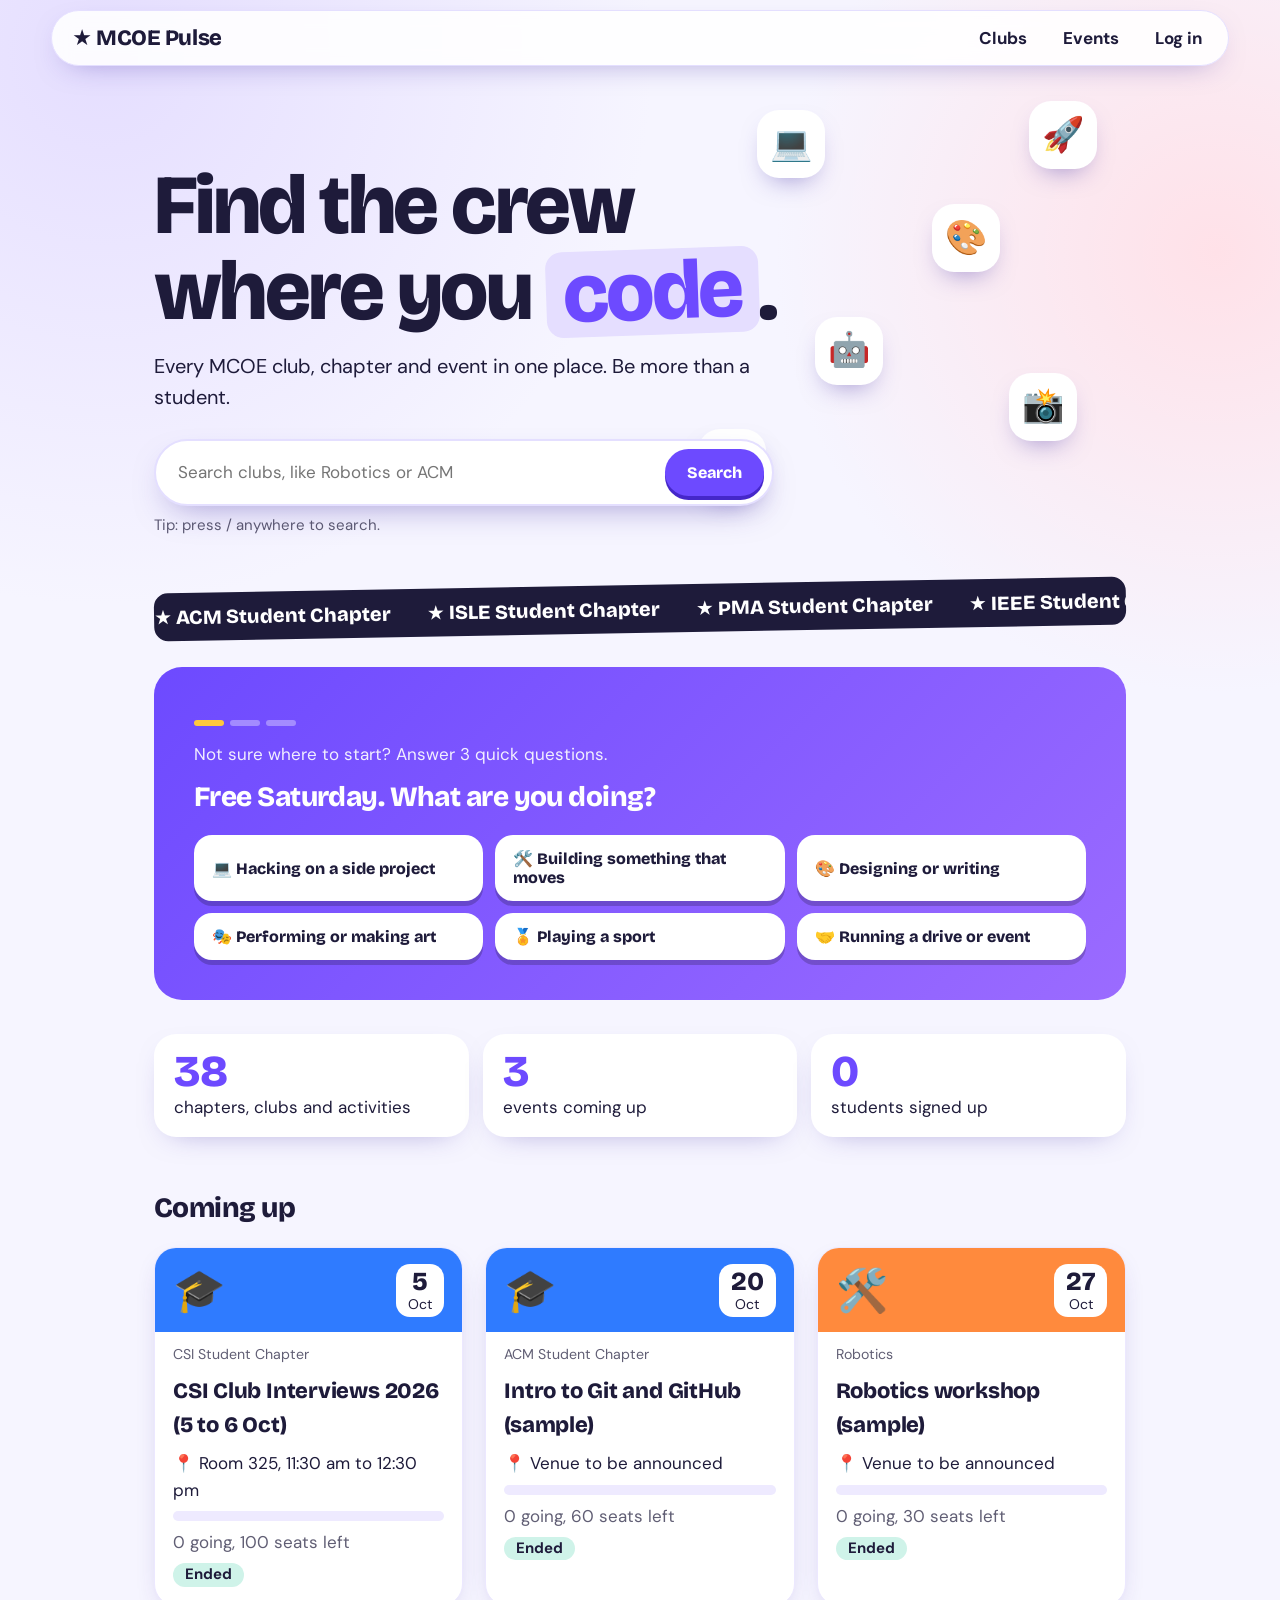
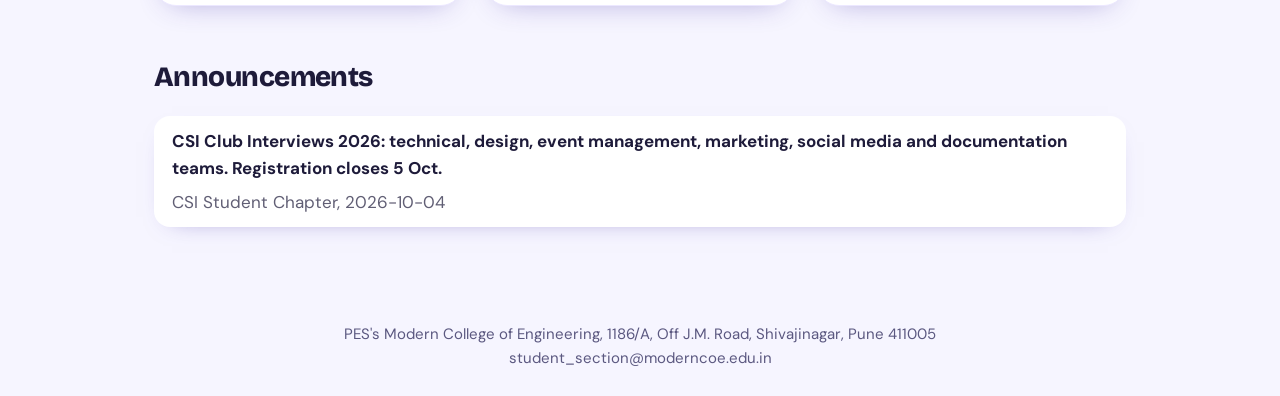
<file: index.html>
<!doctype html>
<html lang="en"><head><meta charset="utf-8"><meta name="viewport" content="width=device-width,initial-scale=1">
<title>Home | MCOE Pulse</title><meta name="description" content="Every MCOE club, chapter and event in one place."><meta name="theme-color" content="#F6F5FF">
<link href="https://fonts.googleapis.com/css2?family=Bricolage+Grotesque:wght@700;800&family=DM+Sans:wght@400;500;700&display=swap" rel="stylesheet">
<link rel="stylesheet" href="style.css"></head>
<body data-p="home"><a class="skip" href="#m">Skip to content</a><header id="nav"></header><main id="m" tabindex="-1"></main>
<footer>PES's Modern College of Engineering, 1186/A, Off J.M. Road, Shivajinagar, Pune 411005<br>student_section@moderncoe.edu.in</footer>
<script src="app.js"></script></body></html>
</file>
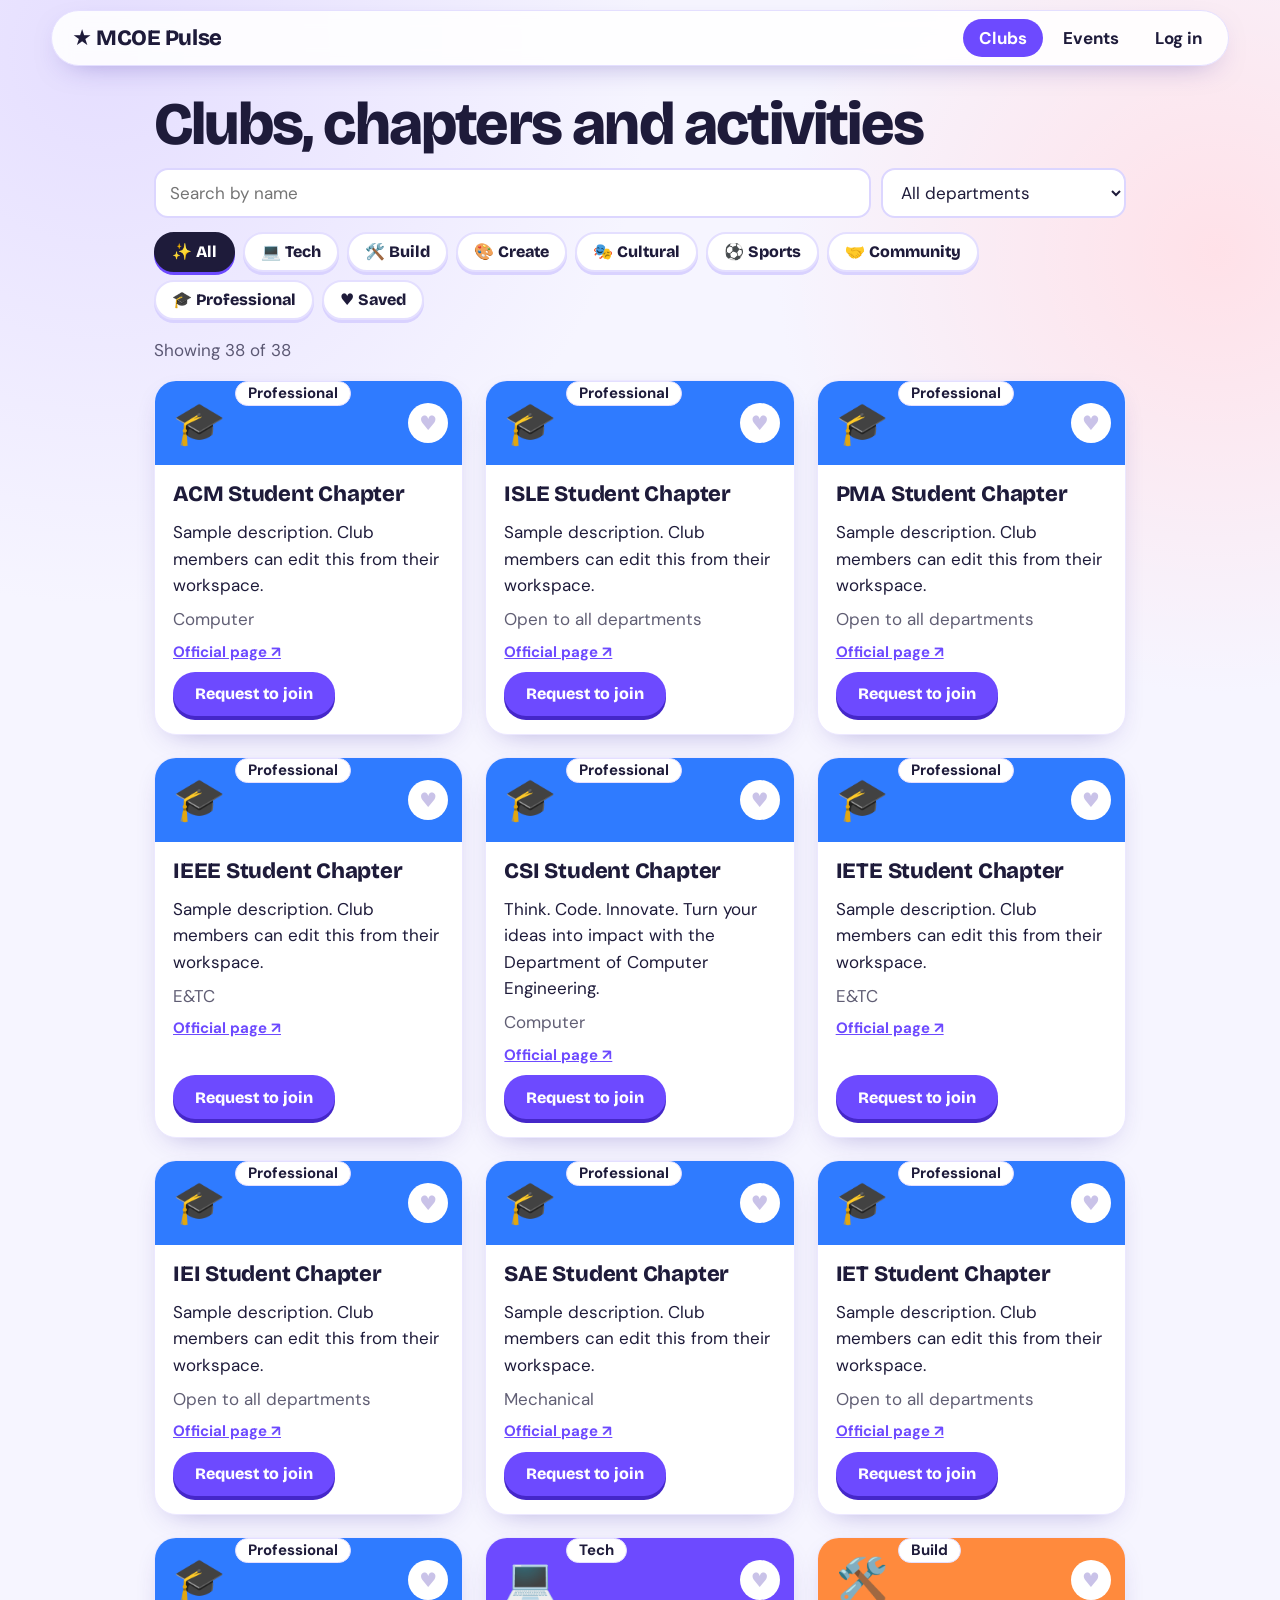
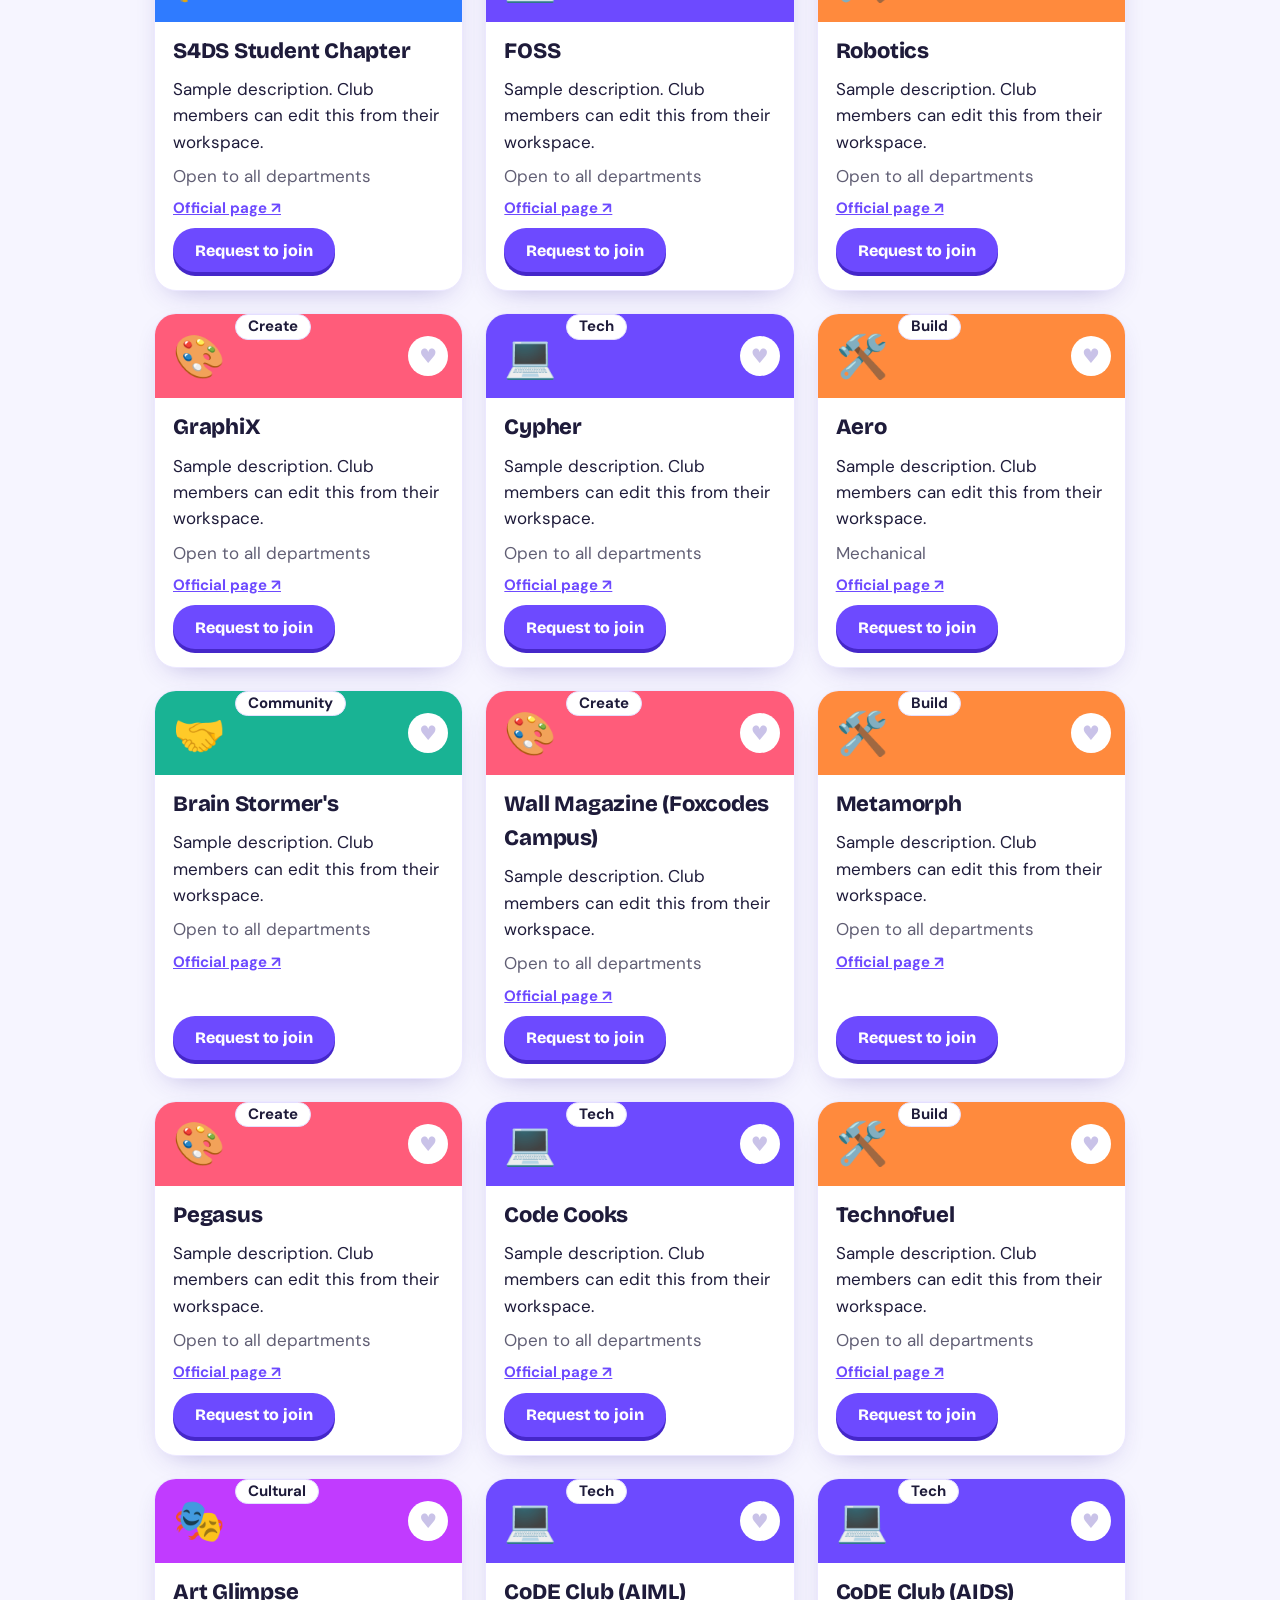
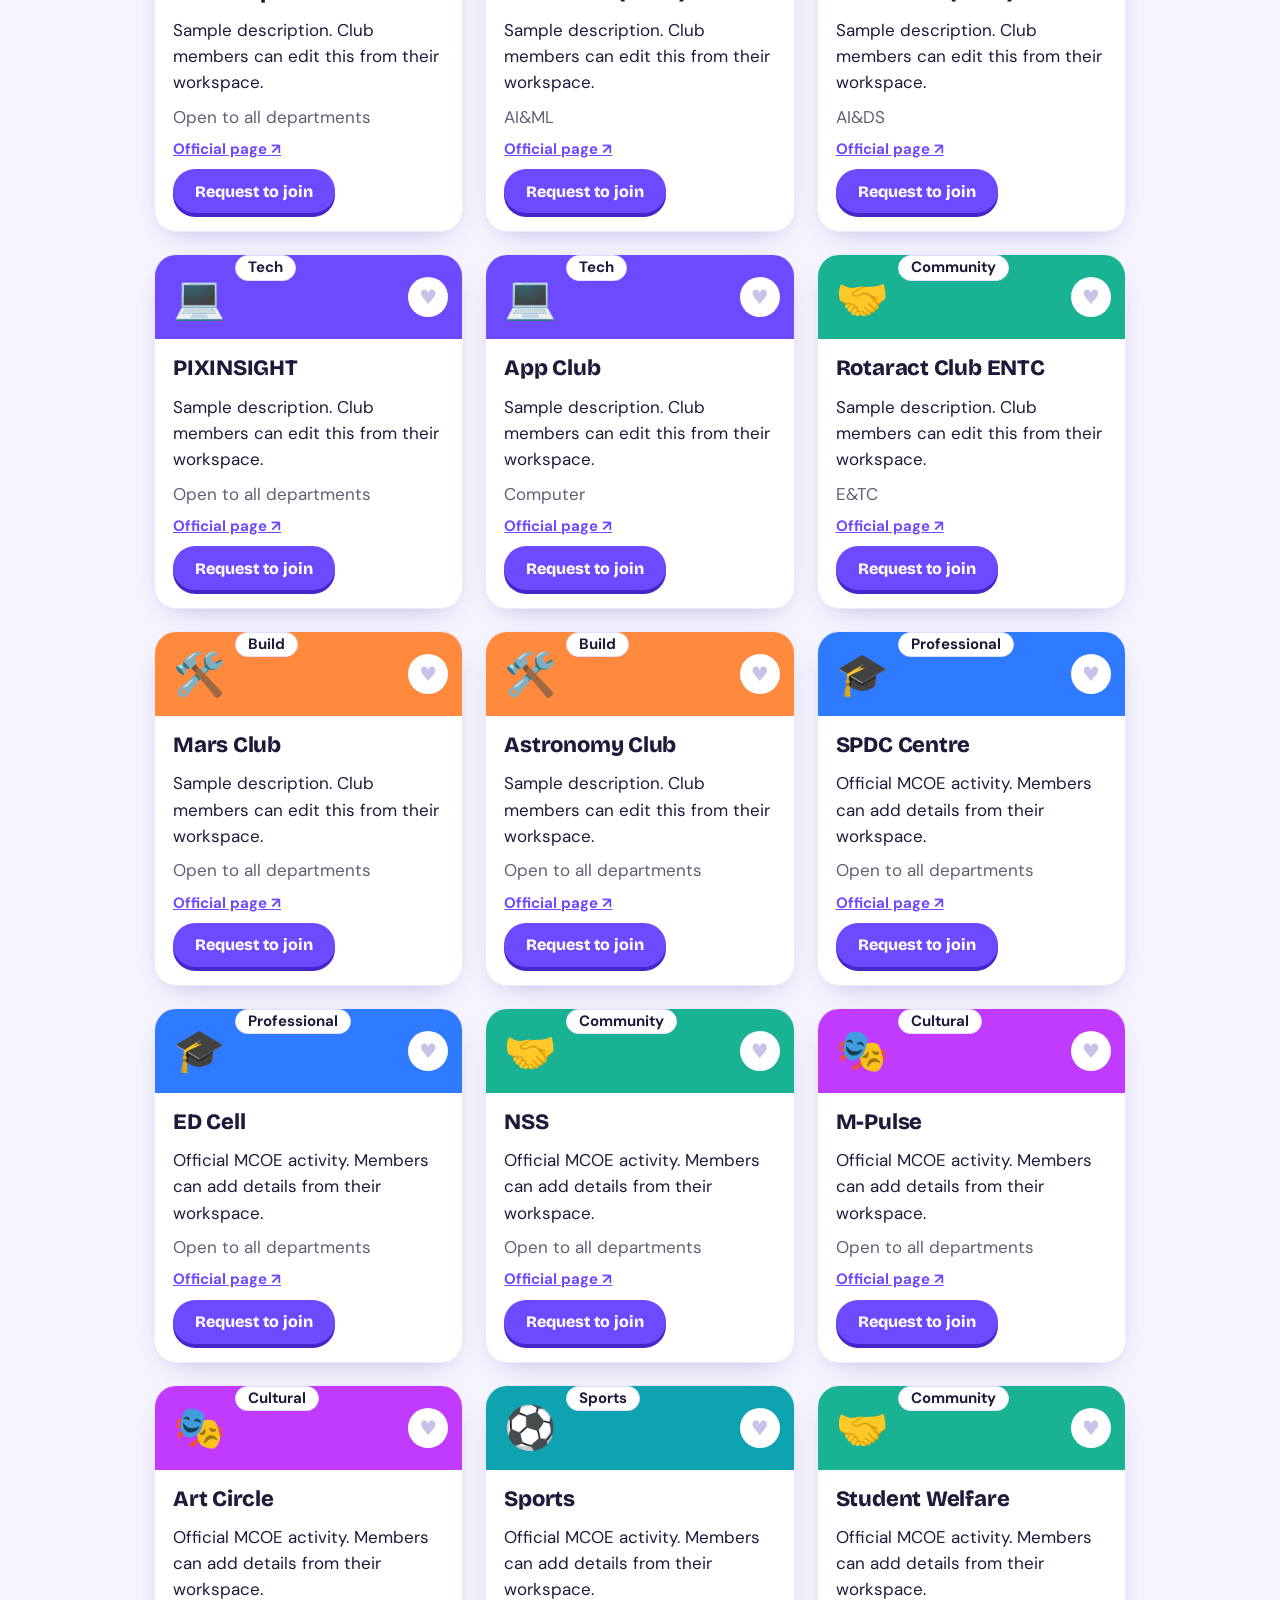
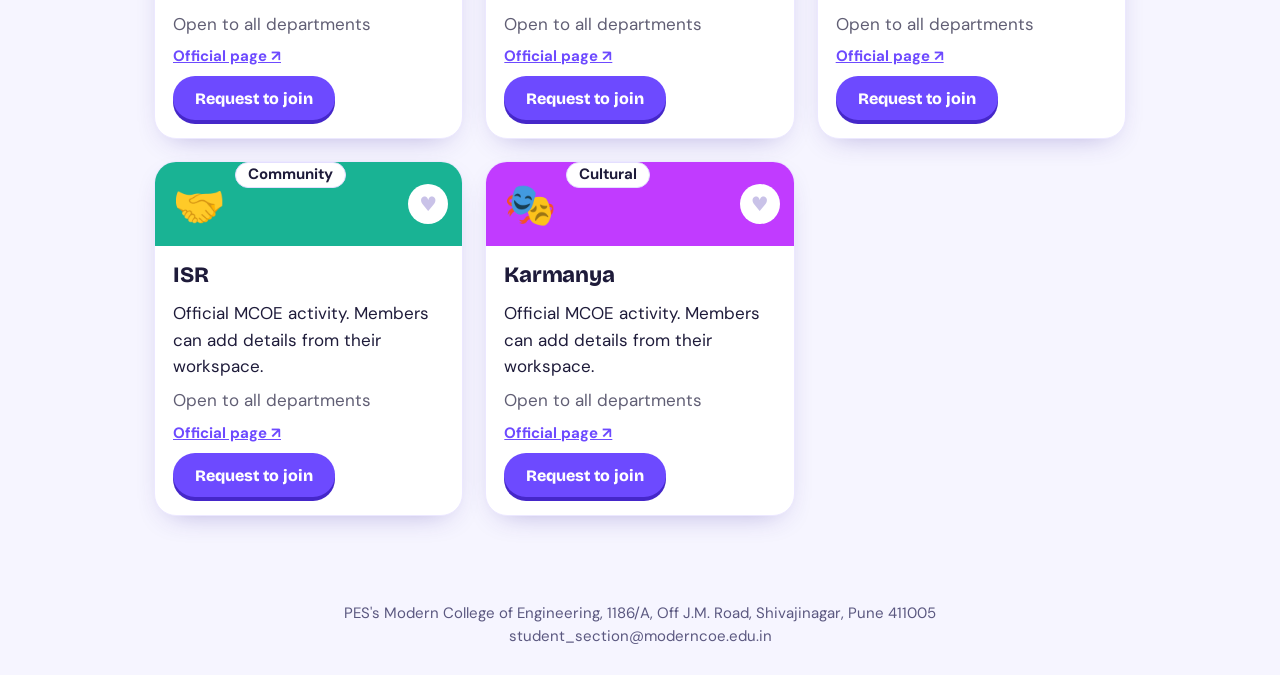
<file: clubs.html>
<!doctype html>
<html lang="en"><head><meta charset="utf-8"><meta name="viewport" content="width=device-width,initial-scale=1">
<title>Clubs, chapters and activities | MCOE Pulse</title><meta name="description" content="Every MCOE club, chapter and event in one place."><meta name="theme-color" content="#F6F5FF">
<link href="https://fonts.googleapis.com/css2?family=Bricolage+Grotesque:wght@700;800&family=DM+Sans:wght@400;500;700&display=swap" rel="stylesheet">
<link rel="stylesheet" href="style.css"></head>
<body data-p="clubs"><a class="skip" href="#m">Skip to content</a><header id="nav"></header><main id="m" tabindex="-1"></main>
<footer>PES's Modern College of Engineering, 1186/A, Off J.M. Road, Shivajinagar, Pune 411005<br>student_section@moderncoe.edu.in</footer>
<script src="app.js"></script></body></html>
</file>
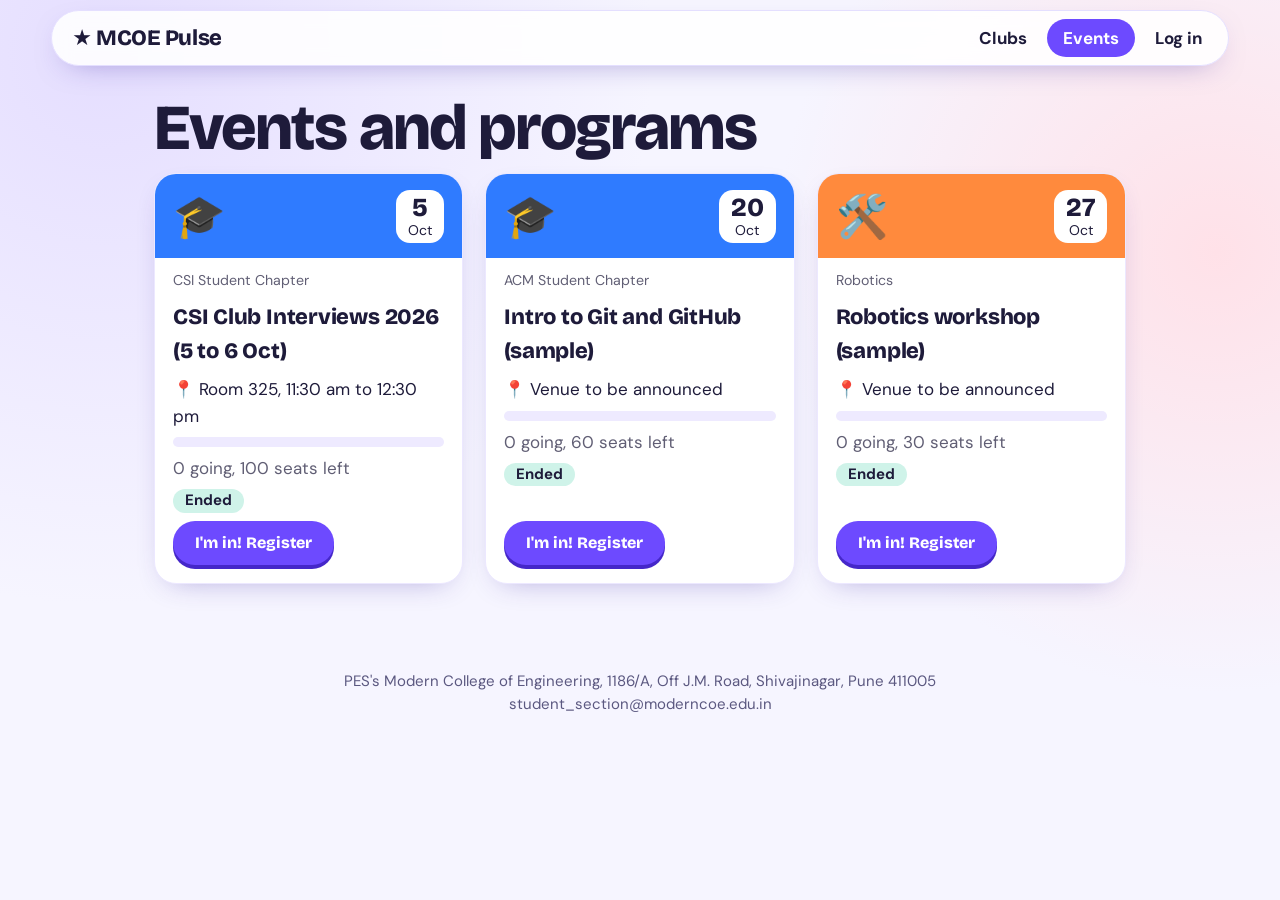
<file: events.html>
<!doctype html>
<html lang="en"><head><meta charset="utf-8"><meta name="viewport" content="width=device-width,initial-scale=1">
<title>Events | MCOE Pulse</title><meta name="description" content="Every MCOE club, chapter and event in one place."><meta name="theme-color" content="#F6F5FF">
<link href="https://fonts.googleapis.com/css2?family=Bricolage+Grotesque:wght@700;800&family=DM+Sans:wght@400;500;700&display=swap" rel="stylesheet">
<link rel="stylesheet" href="style.css"></head>
<body data-p="events"><a class="skip" href="#m">Skip to content</a><header id="nav"></header><main id="m" tabindex="-1"></main>
<footer>PES's Modern College of Engineering, 1186/A, Off J.M. Road, Shivajinagar, Pune 411005<br>student_section@moderncoe.edu.in</footer>
<script src="app.js"></script></body></html>
</file>
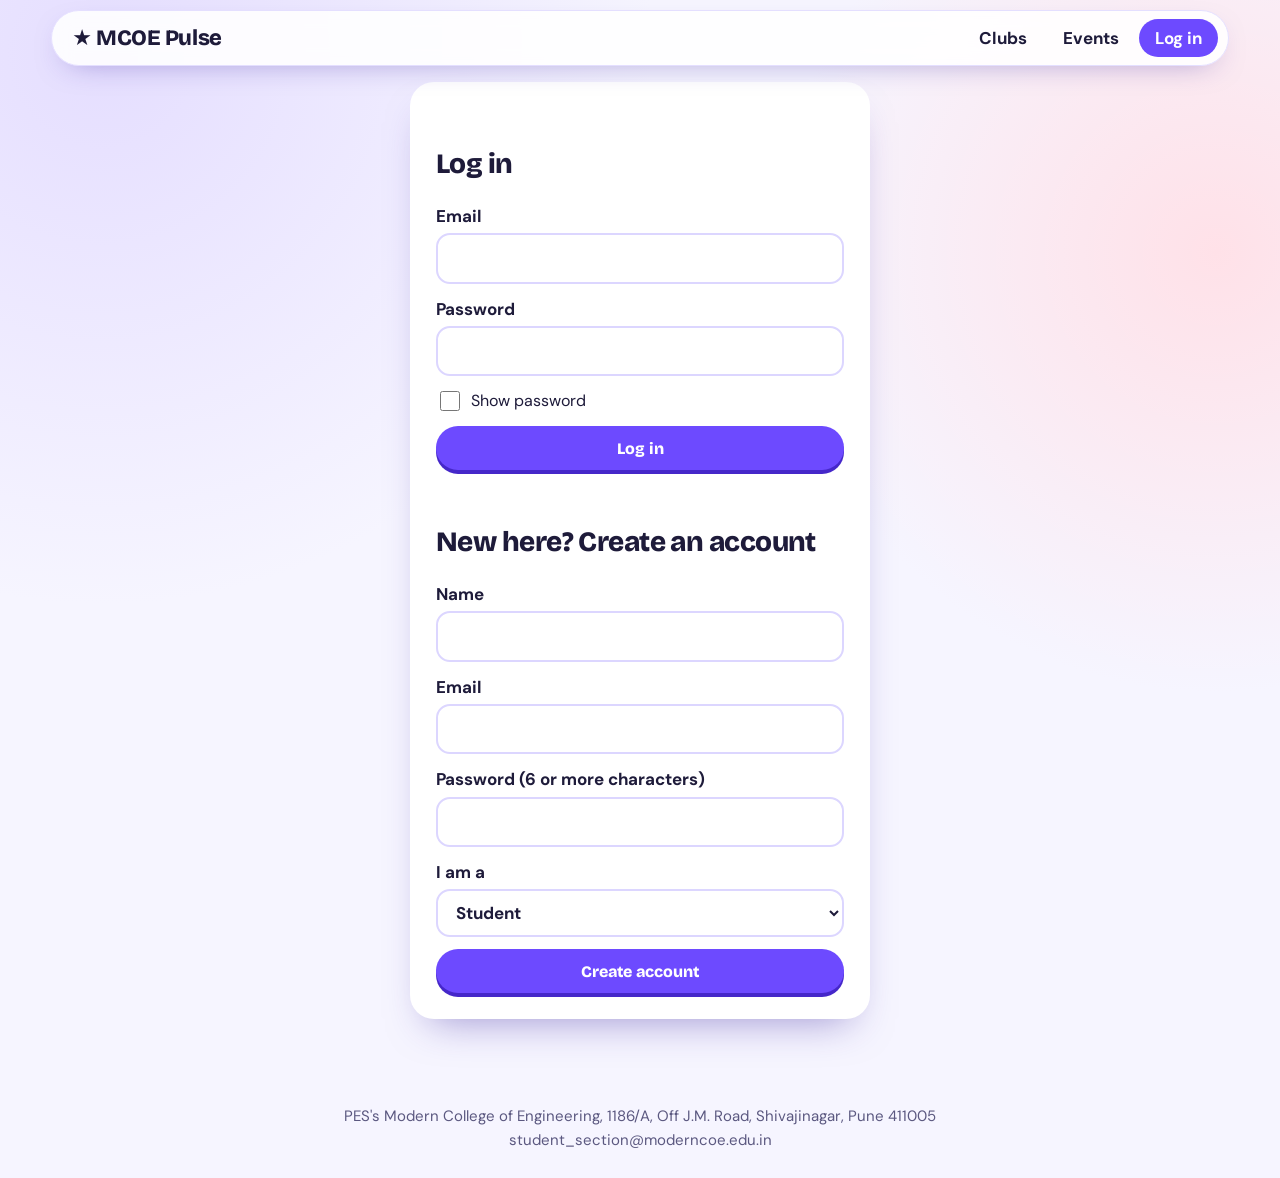
<file: login.html>
<!doctype html>
<html lang="en"><head><meta charset="utf-8"><meta name="viewport" content="width=device-width,initial-scale=1">
<title>Log in | MCOE Pulse</title><meta name="description" content="Every MCOE club, chapter and event in one place."><meta name="theme-color" content="#F6F5FF">
<link href="https://fonts.googleapis.com/css2?family=Bricolage+Grotesque:wght@700;800&family=DM+Sans:wght@400;500;700&display=swap" rel="stylesheet">
<link rel="stylesheet" href="style.css"></head>
<body data-p="login"><a class="skip" href="#m">Skip to content</a><header id="nav"></header><main id="m" tabindex="-1"></main>
<footer>PES's Modern College of Engineering, 1186/A, Off J.M. Road, Shivajinagar, Pune 411005<br>student_section@moderncoe.edu.in</footer>
<script src="app.js"></script></body></html>
</file>
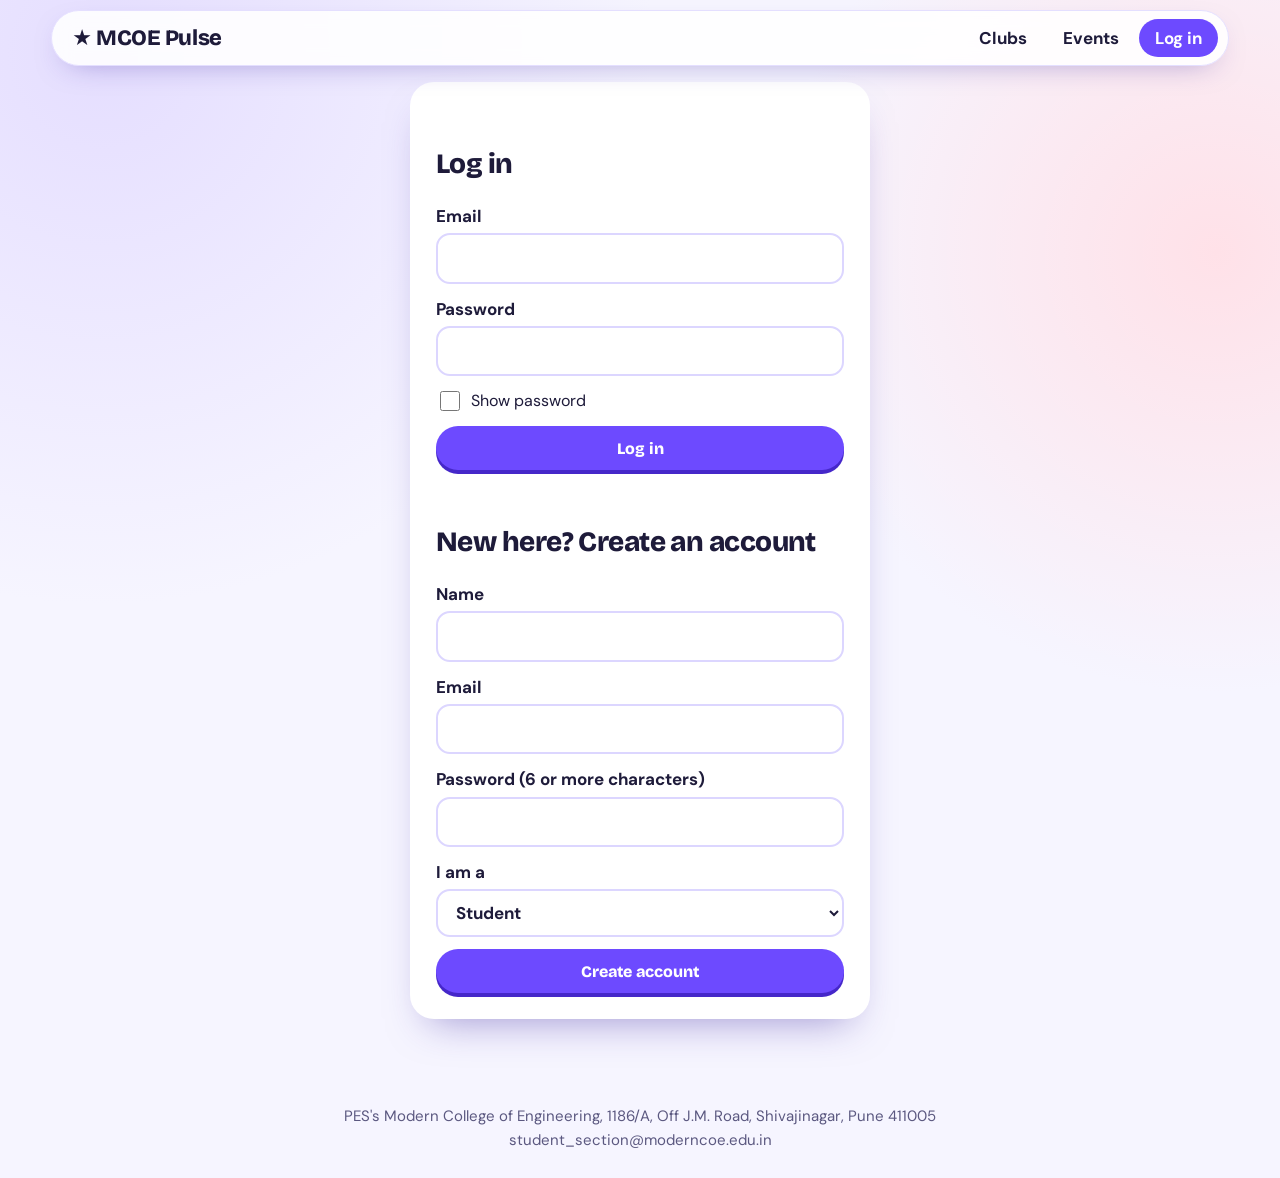
<file: student.html>
<!doctype html>
<html lang="en"><head><meta charset="utf-8"><meta name="viewport" content="width=device-width,initial-scale=1">
<title>My space | MCOE Pulse</title><meta name="description" content="Every MCOE club, chapter and event in one place."><meta name="theme-color" content="#F6F5FF">
<link href="https://fonts.googleapis.com/css2?family=Bricolage+Grotesque:wght@700;800&family=DM+Sans:wght@400;500;700&display=swap" rel="stylesheet">
<link rel="stylesheet" href="style.css"></head>
<body data-p="me"><a class="skip" href="#m">Skip to content</a><header id="nav"></header><main id="m" tabindex="-1"></main>
<footer>PES's Modern College of Engineering, 1186/A, Off J.M. Road, Shivajinagar, Pune 411005<br>student_section@moderncoe.edu.in</footer>
<script src="app.js"></script></body></html>
</file>
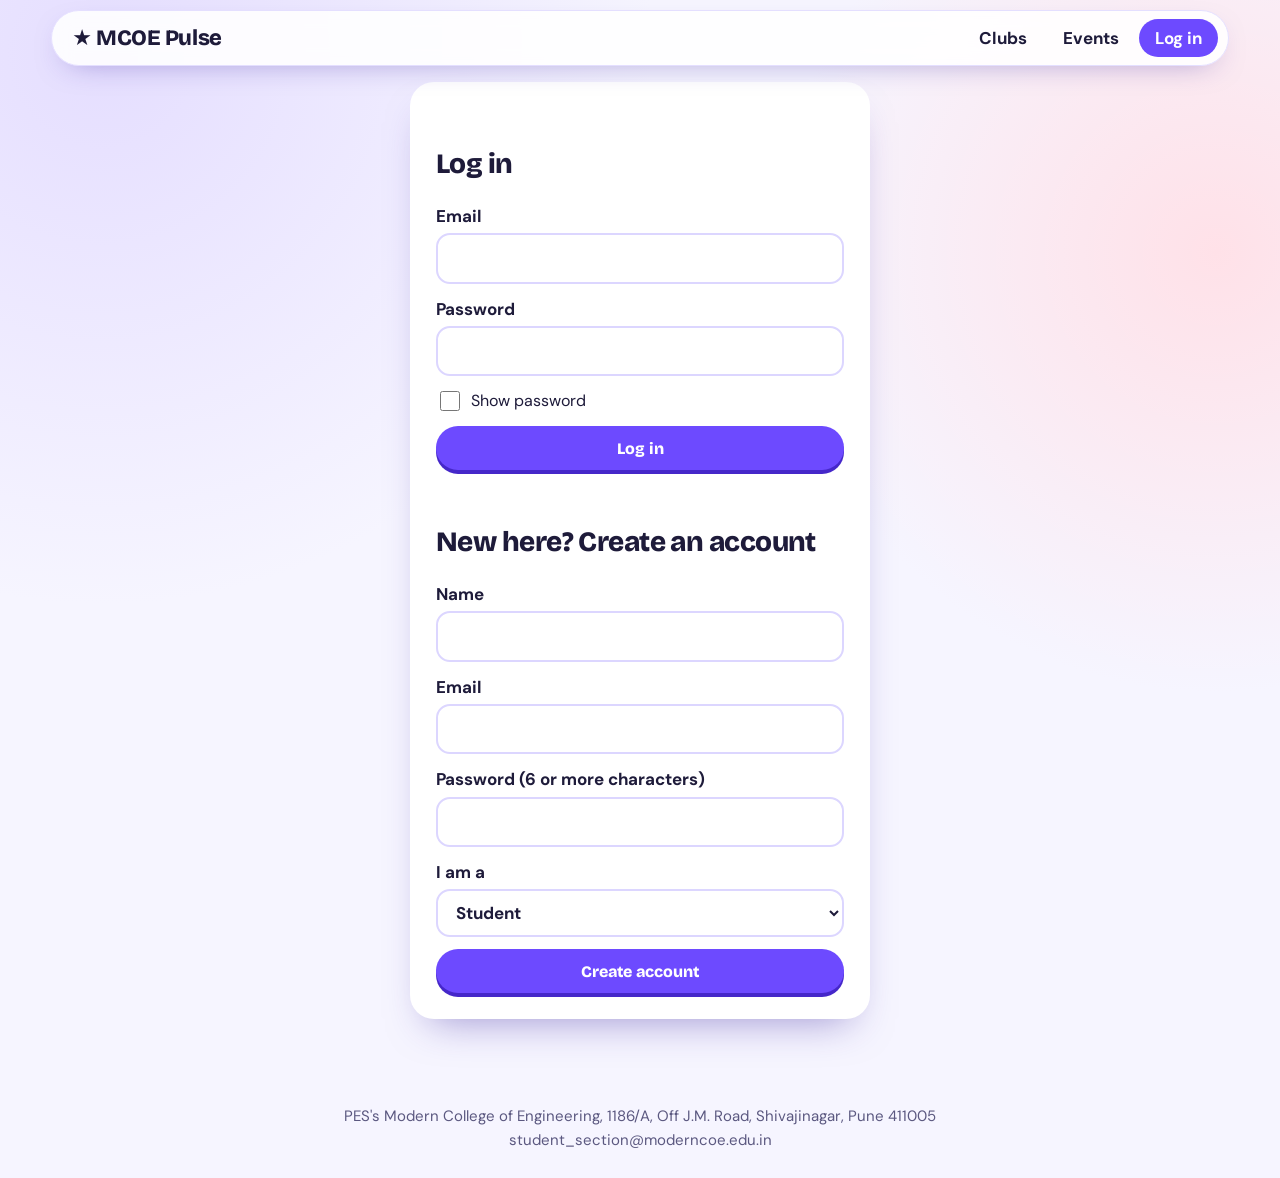
<file: workspace.html>
<!doctype html>
<html lang="en"><head><meta charset="utf-8"><meta name="viewport" content="width=device-width,initial-scale=1">
<title>Club workspace | MCOE Pulse</title><meta name="description" content="Every MCOE club, chapter and event in one place."><meta name="theme-color" content="#F6F5FF">
<link href="https://fonts.googleapis.com/css2?family=Bricolage+Grotesque:wght@700;800&family=DM+Sans:wght@400;500;700&display=swap" rel="stylesheet">
<link rel="stylesheet" href="style.css"></head>
<body data-p="club"><a class="skip" href="#m">Skip to content</a><header id="nav"></header><main id="m" tabindex="-1"></main>
<footer>PES's Modern College of Engineering, 1186/A, Off J.M. Road, Shivajinagar, Pune 411005<br>student_section@moderncoe.edu.in</footer>
<script src="app.js"></script></body></html>
</file>
<file: style.css>
:root{--ink:#1E1B3A;--violet:#6D4AFF;--coral:#FF5C7A;--sun:#FFC83D;--teal:#19B394;--bg:#F6F5FF;--blue:#DCE9FF;--lav:#E5DEFF;--yellow:#FFF0B8;--pink:#FFD9E2;--mint:#CFF3E9;--cream:#FFF4D6;--hd:"Bricolage Grotesque","Trebuchet MS",system-ui,sans-serif}
*{box-sizing:border-box}[hidden]{display:none!important}html{scroll-behavior:smooth}
body{margin:0;overflow-x:hidden;font:17px/1.55 "DM Sans",system-ui,sans-serif;color:var(--ink);background:radial-gradient(circle at 8% 6%,#E5DEFF,transparent 38%),radial-gradient(circle at 95% 28%,#FFE1E8,transparent 32%),var(--bg);background-attachment:fixed}
h1,h2,h3,.logo,button,.btn,.dt b,.stats b{font-family:var(--hd);font-weight:800}
a{color:var(--violet)}main:focus{outline:none}
.skip{position:absolute;left:-999px;top:0;background:var(--sun);padding:8px 16px;z-index:20}.skip:focus{left:8px;top:8px}
header{position:sticky;top:10px;z-index:5;margin:10px 4vw 0;padding:8px 10px 8px 20px;display:flex;justify-content:space-between;align-items:center;flex-wrap:wrap;gap:8px;background:rgba(255,255,255,.88);backdrop-filter:blur(10px);border:1px solid #E4DFFF;border-radius:999px;box-shadow:0 10px 30px -16px rgba(60,40,160,.5)}
.logo{font-size:22px;color:var(--ink);text-decoration:none;letter-spacing:-.02em}
nav{display:flex;gap:4px;flex-wrap:wrap;align-items:center}nav a{color:var(--ink);text-decoration:none;font-weight:700;padding:6px 16px;border-radius:999px}nav a:hover{background:var(--lav)}nav a.on{background:var(--violet);color:#fff}
.menu{display:none}
main{max-width:1100px;margin:0 auto;padding:16px 5vw 60px}
h1{font-size:clamp(40px,7.5vw,84px);line-height:1.02;letter-spacing:-.03em;margin:.2em 0}h2{font-size:28px;letter-spacing:-.02em;margin:1.8em 0 .6em}h3{font-size:22px;margin:4px 0 0;letter-spacing:-.01em}
.strip{display:inline-block;background:var(--c,var(--lav));padding:2px 18px;border-radius:999px}
button,.btn{font-size:16px;background:var(--violet);color:#fff;border:0;border-radius:999px;padding:10px 22px;min-height:44px;cursor:pointer;box-shadow:0 4px 0 #4527C9;text-decoration:none;display:inline-block;transition:transform .1s,box-shadow .1s}
button:hover,.btn:hover{transform:translateY(-2px);box-shadow:0 6px 0 #4527C9}button:active{transform:translateY(3px);box-shadow:0 1px 0 #4527C9}
button.ghost{background:#fff;color:var(--violet);border:2px solid var(--violet);box-shadow:0 4px 0 #D9D2FF}button:disabled{opacity:.5;cursor:not-allowed}
:focus-visible{outline:3px solid var(--sun);outline-offset:3px}
input,select,textarea{font:inherit;padding:10px 14px;border:2px solid #DCD6FF;border-radius:14px;background:#fff;color:var(--ink);min-height:46px}
input:focus,select:focus,textarea:focus{outline:none;border-color:var(--violet);box-shadow:0 0 0 4px rgba(109,74,255,.18)}
.hero{position:relative;padding:clamp(24px,6vw,64px) 0 8px}.hero>*:not(.bub){position:relative;z-index:1}.hero h1{max-width:13ch}
#tw{display:inline-block;color:var(--violet);background:var(--lav);padding:0 .2em;border-radius:.2em;transform:rotate(-2deg)}.sw{animation:sw .4s}@keyframes sw{from{opacity:0;transform:translateY(40%) rotate(-2deg)}}
.sub{font-size:20px;max-width:46ch;margin:.4em 0}.hint{font-size:15px;opacity:.7;margin:6px 0}
.bub{position:absolute;width:68px;height:68px;display:grid;place-items:center;font-size:34px;background:#fff;border-radius:22px;box-shadow:0 12px 26px -12px rgba(60,40,160,.5);animation:fl 5s ease-in-out infinite;pointer-events:none}@keyframes fl{50%{transform:translateY(-14px) rotate(5deg)}}
.search{display:flex;gap:8px;flex-wrap:wrap;max-width:620px;margin:26px 0 8px;background:#fff;padding:8px;border-radius:999px;border:2px solid #E4DFFF;box-shadow:0 14px 34px -16px rgba(60,40,160,.5)}
.search input{flex:1;min-width:180px;border:0;background:transparent}.search input:focus{box-shadow:none}.search:focus-within{border-color:var(--violet)}
.mq{overflow:hidden;margin:34px 0;background:var(--ink);color:#fff;padding:12px 0;border-radius:14px;transform:rotate(-1deg)}
.mq div{display:flex;gap:36px;width:max-content;animation:mq 45s linear infinite;font:800 20px var(--hd)}.mq span{white-space:nowrap}.mq:hover div{animation-play-state:paused}@keyframes mq{to{transform:translateX(-50%)}}
.quiz{background:linear-gradient(135deg,#6D4AFF,#9B6BFF);color:#fff;border-radius:28px;padding:clamp(20px,4vw,40px);margin:34px 0}.quiz h2{margin:.3em 0}
.qh{margin:8px 0 0;opacity:.9}.dots i{display:inline-block;width:30px;height:6px;border-radius:3px;margin-right:6px;background:rgba(255,255,255,.35)}.dots i.on{background:var(--sun)}
.opts{display:grid;grid-template-columns:repeat(auto-fit,minmax(220px,1fr));gap:12px;margin-top:16px}
.opts button{background:#fff;color:var(--ink);text-align:left;border-radius:18px;padding:14px 18px;box-shadow:0 5px 0 rgba(0,0,0,.2)}.opts button:hover{transform:translateY(-3px) rotate(-1deg)}
.pick{display:inline-block;background:#fff;color:var(--ink);border-radius:999px;padding:8px 18px;font-weight:700;text-decoration:none;margin:4px 6px 4px 0}
.next{display:flex;flex-wrap:wrap;align-items:center;gap:14px 24px;background:var(--sun);border-radius:22px;padding:18px 24px;margin:8px 0}.next h3{font-size:26px;margin:0}.next div{flex:1;min-width:220px}.cnt{margin:6px 0 0}
.stats{display:grid;grid-template-columns:repeat(auto-fit,minmax(160px,1fr));gap:14px;margin:26px 0}.stats div{background:#fff;border-radius:22px;padding:16px 20px;box-shadow:0 10px 30px -18px rgba(60,40,160,.5)}.stats b{display:block;font-size:44px;color:var(--violet);line-height:1}
.grid{display:grid;grid-template-columns:repeat(auto-fill,minmax(270px,1fr));gap:22px}
.card{position:relative;display:flex;flex-direction:column;gap:8px;background:#fff;border:1px solid #ECE8FF;border-radius:22px;padding:18px 0;overflow:hidden;box-shadow:0 10px 30px -16px rgba(60,40,160,.45);transition:transform .15s ease-out,box-shadow .2s}
.card:hover{box-shadow:0 22px 40px -18px rgba(60,40,160,.55)}.card>*{margin:0 18px}.card p{margin:0 18px}.card button{margin-top:auto;align-self:flex-start}
.card .top{margin:-18px 0 4px;height:84px;padding:0 18px;background:var(--cc,var(--violet));display:flex;align-items:center;gap:10px}.top>span:first-child{font-size:42px}
.card .fav{position:absolute;top:22px;right:14px;margin:0;width:40px;height:40px;min-height:0;padding:0;border-radius:50%;background:#fff;color:#C9C2E8;font-size:20px;box-shadow:none;align-self:auto}.card .fav.on{color:var(--coral);animation:hp .4s}@keyframes hp{50%{transform:scale(1.4)}}
.tag{display:inline-block;align-self:flex-start;background:var(--c,#fff);color:var(--ink);border:1px solid #E4DFFF;border-radius:999px;padding:0 12px;font-size:15px;font-weight:700}
.dt{margin-left:auto;background:#fff;color:var(--ink);border-radius:14px;padding:4px 12px;text-align:center;line-height:1.05}.dt b{display:block;font-size:26px}.dt span{font-size:14px}
.bar{height:10px;background:#EEEAFF;border-radius:6px;overflow:hidden}.bar i{display:block;height:100%;background:var(--cc,var(--violet));border-radius:6px}
.chip{align-self:flex-start;font-size:15px;font-weight:700;background:var(--mint);border-radius:999px;padding:0 12px}.chip.soon{background:var(--pink)}
.m,small{opacity:.7}.r{margin:0}
.filters{display:flex;gap:10px;flex-wrap:wrap}.filters input{flex:1;min-width:180px}
.chips{display:flex;flex-wrap:wrap;gap:8px;margin:14px 0}.chips button{background:#fff;color:var(--ink);border:2px solid #E4DFFF;box-shadow:0 3px 0 #D9D2FF;padding:4px 16px;min-height:40px}.chips button.on{background:var(--ink);color:#fff;border-color:var(--ink);box-shadow:0 3px 0 var(--violet)}
.list p{background:#fff;border-radius:16px;padding:12px 18px;margin:10px 0;display:flex;flex-wrap:wrap;gap:8px 12px;align-items:center;box-shadow:0 8px 24px -18px rgba(60,40,160,.6)}.list p button{padding:2px 16px;min-height:38px;font-size:15px}
.ticket{font:800 20px var(--hd);letter-spacing:.08em;border:2px dashed var(--violet);padding:6px 10px;text-align:center;border-radius:12px}
.auth{max-width:460px;margin:0 auto;background:#fff;border-radius:24px;padding:10px 26px 26px;box-shadow:0 20px 40px -20px rgba(60,40,160,.5)}
form{display:grid;gap:12px}.filters,.search{display:flex}label{display:grid;gap:4px;font-weight:700}
.pw{display:flex;align-items:center;gap:8px;font-size:16px;font-weight:400}.pw input{min-height:0;width:20px;height:20px}
.cols{display:grid;grid-template-columns:repeat(auto-fit,minmax(300px,1fr));gap:24px}.cols section{background:#fff;border-radius:22px;padding:4px 22px 22px;box-shadow:0 10px 30px -18px rgba(60,40,160,.5)}.cols h2{font-size:24px}
.empty{grid-column:1/-1;text-align:center;border:2px dashed #C9C2E8;border-radius:20px;padding:30px;background:#fff}
.toast{position:fixed;bottom:22px;left:50%;transform:translateX(-50%);background:var(--ink);color:#fff;padding:12px 24px;border-radius:999px;z-index:9;animation:pop .25s}@keyframes pop{from{opacity:0;transform:translate(-50%,12px)}}
footer{text-align:center;padding:26px 5vw;color:#5B5880;font-size:15px}
@media(max-width:700px){.bub{display:none}header{border-radius:24px}.menu{display:inline-block;background:var(--lav);color:var(--violet);box-shadow:none}header nav{display:none;width:100%;flex-direction:column;align-items:stretch}header.open nav{display:flex}header nav a{text-align:center}.search{border-radius:22px}.search button{width:100%}}
@media(prefers-reduced-motion:reduce){*{animation:none!important;transition:none!important}}
.off{font-size:15px;font-weight:700}
.tw{overflow-x:auto;background:#fff;border-radius:16px;box-shadow:0 8px 24px -18px rgba(60,40,160,.6);margin:10px 0}.tbl{width:100%;border-collapse:collapse;min-width:480px}.tbl th,.tbl td{text-align:left;padding:10px 16px;border-bottom:1px solid #ECE8FF}.tbl th{font:800 15px var(--hd);background:#F3F0FF}.tbl tr:last-child td{border-bottom:0}.list .row{background:#fff;border-radius:16px;padding:12px 18px;margin:10px 0;display:flex;flex-wrap:wrap;gap:8px 12px;align-items:center;box-shadow:0 8px 24px -18px rgba(60,40,160,.6)}.list .row button{padding:2px 16px;min-height:38px;font-size:15px}.list details{flex-basis:100%}.list summary{cursor:pointer;font-weight:700;color:var(--violet)}.list ol{margin:8px 0 0;padding-left:22px}
</file>
